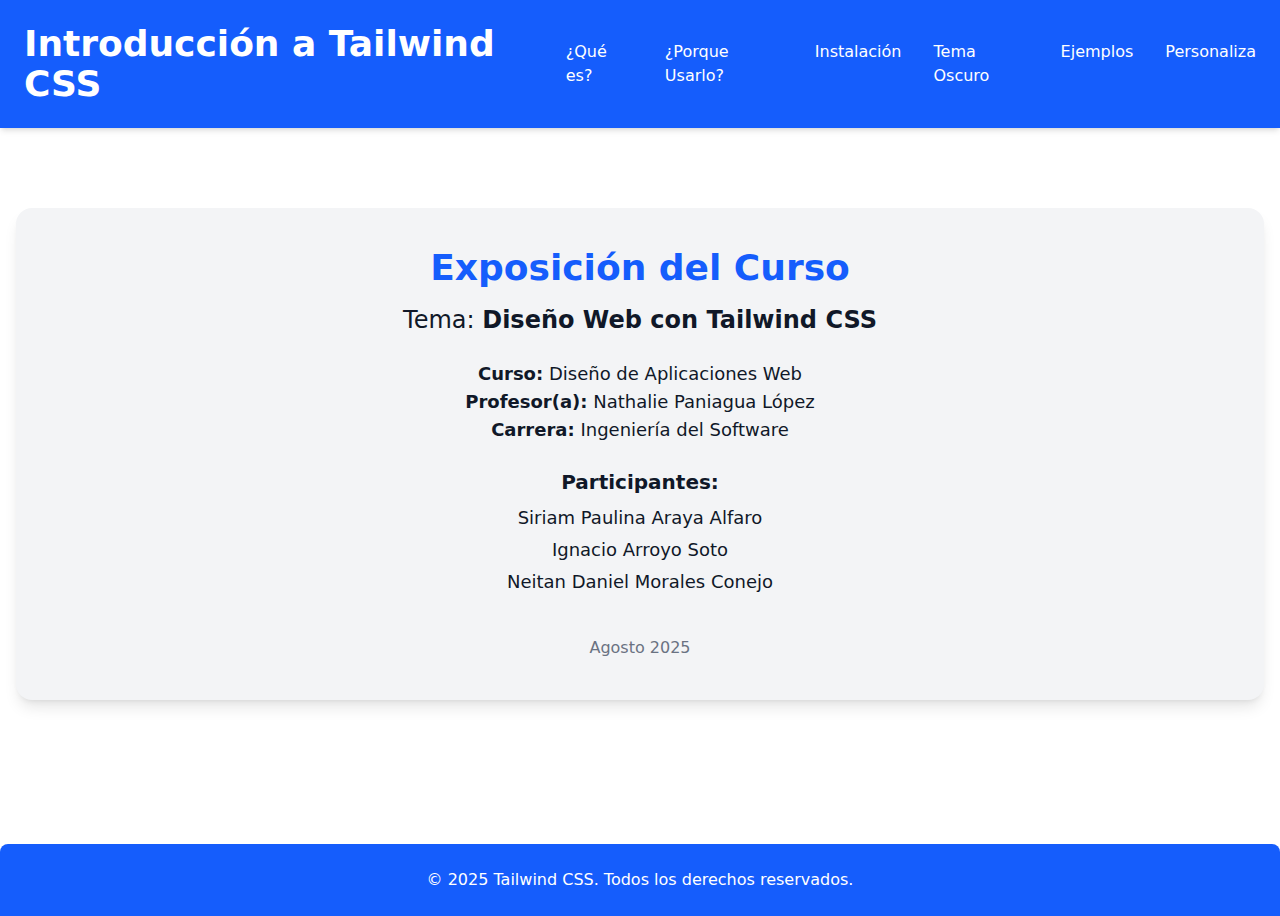
<file: index.html>
<!DOCTYPE html>
<html lang="es" class="">
<head>
    <meta charset="UTF-8" />
    <meta name="viewport" content="width=device-width, initial-scale=1.0" />
    <title>Portada Exposición</title>
    <link href="style.css" rel="stylesheet"/> 
</head>
<body class="bg-g ray-100 dark:bg-gray-900 text-gray-900 dark:text-white ">

  <!-- Header -->
 <header class="bg-blue-600 text-white py-6 shadow-md">
    <div class="max-w-7xl mx-auto px-6 flex items-center justify-between ">
      <a href="index.html" class="hover:scale-105 transition-transform"><h1 class="text-4xl font-extrabold">Introducción a Tailwind CSS</h1></a>
      <nav>
        <ul class="flex gap-8">
          <li><a href="queEs.html" class="hover:text-blue-300 transition-colors">¿Qué es?</a></li>
          <li><a href="porqueUsar.html" class="hover:text-blue-300 transition-colors">¿Porque Usarlo?</a></li>
          <li><a href="instalacion.html" class="hover:text-blue-300 transition-colors">Instalación</a></li>
          <li><a href="tema-oscuro.html" class="hover:text-blue-300 transition-colors">Tema Oscuro</a></li>
          <li><a href="ejemplos.html" class="hover:text-blue-300 transition-colors">Ejemplos</a></li>
          <li><a href="formulario.html" class="hover:text-blue-300 transition-colors">Personaliza</a></li>
        </ul>
      </nav>
    </div>
  </header>

  <div class="container mx-auto py-20 px-4"> 
    <div class="bg-gray-100 dark:bg-gray-800 p-10 rounded-2xl shadow-lg text-center">
      <h1 class="text-4xl font-bold text-blue-600 dark:text-blue-400">Exposición del Curso</h1>
      <h2 class="text-2xl mt-4">Tema: <strong>Diseño Web con Tailwind CSS</strong></h2>

      <p class="mt-6 text-lg"><strong>Curso:</strong> Diseño de Aplicaciones Web</p>
      <p class="text-lg"><strong>Profesor(a):</strong> Nathalie Paniagua López</p>
      <p class="text-lg"><strong>Carrera:</strong> Ingeniería del Software</p>

      <div class="mt-6">
        <h4 class="text-xl font-semibold">Participantes:</h4>
        <ul class="mt-2 space-y-1 text-lg">
          <li>Siriam Paulina Araya Alfaro</li>
          <li>Ignacio Arroyo Soto</li>
          <li>Neitan Daniel Morales Conejo</li>
        </ul>
      </div>

      <p class="mt-10 text-gray-500 dark:text-gray-400">Agosto 2025</p>
    </div>
  </div>


  <!-- Footer -->
  <footer class="bg-blue-600 text-white py-6 mt-16 rounded-t-lg">
    <div class="max-w-7xl mx-auto text-center">
      <p>&copy; 2025 Tailwind CSS. Todos los derechos reservados.</p>
    </div>
  </footer>
</body>
</html>
</file>
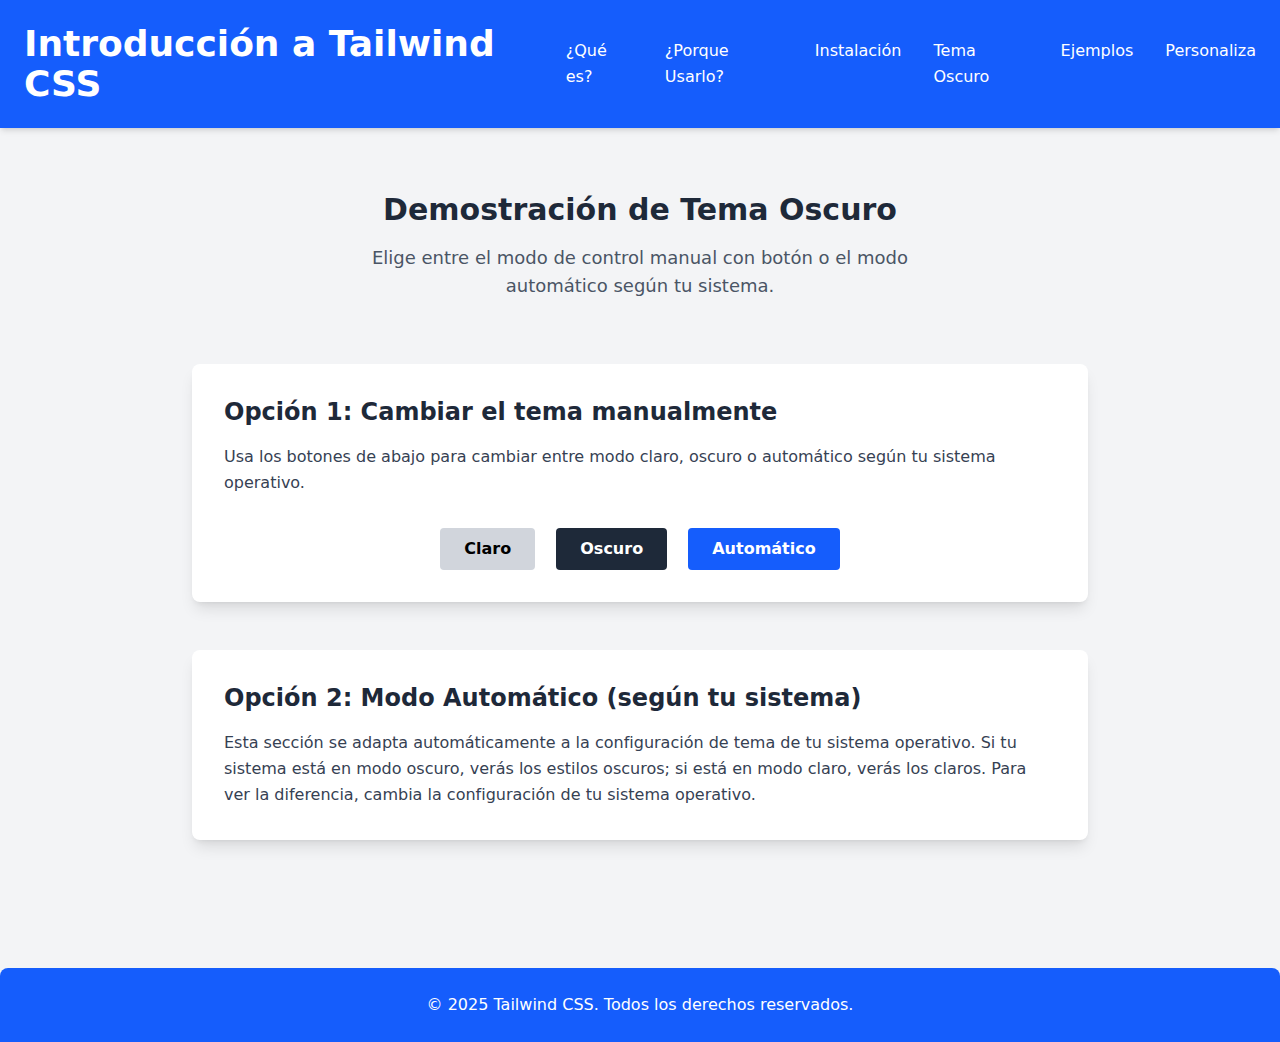
<file: tema-oscuro.html>
<!DOCTYPE html>
<html lang="es" class="">
<head>
    <meta charset="UTF-8" />
    <meta name="viewport" content="width=device-width, initial-scale=1.0" />
    <title>Modo Oscuro con Tailwind CSS</title>
    <link rel="stylesheet" href="style.css"/>

    <script>
        document.documentElement.classList.toggle(
            "dark",
            localStorage.theme === "dark" ||
            (!("theme" in localStorage) && window.matchMedia("(prefers-color-scheme: dark)").matches),
        );
    </script>
</head>

<body class="bg-gray-100 text-gray-900 font-sans leading-relaxed transition-colors duration-300 dark:bg-gray-900 dark:text-white">
    <header class="bg-blue-600 text-white py-6 shadow-md">
        <div class="max-w-7xl mx-auto px-6 flex items-center justify-between ">
            <a href="index.html" class="hover:scale-105 transition-transform"><h1 class="text-4xl font-extrabold">Introducción a Tailwind CSS</h1></a>
            <nav>
                <ul class="flex gap-8">
                    <li><a href="queEs.html" class="hover:text-blue-300 transition-colors">¿Qué es?</a></li>
                    <li><a href="porqueUsar.html" class="hover:text-blue-300 transition-colors">¿Porque Usarlo?</a></li>
                    <li><a href="instalacion.html" class="hover:text-blue-300 transition-colors">Instalación</a></li>
                    <li><a href="tema-oscuro.html" class="hover:text-blue-300 transition-colors">Tema Oscuro</a></li>
                    <li><a href="ejemplos.html" class="hover:text-blue-300 transition-colors">Ejemplos</a></li>
                    <li><a href="formulario.html" class="hover:text-blue-300 transition-colors">Personaliza</a></li>
                </ul>
            </nav>
        </div>
    </header>

    <main class="py-16 px-6 md:px-12 max-w-7xl mx-auto">
        <div class="text-center mb-16">
            <h2 class="text-3xl font-semibold text-gray-800 dark:text-white mb-4">Demostración de Tema Oscuro</h2>
            <p class="text-lg text-gray-600 dark:text-gray-300 mb-6 max-w-xl mx-auto">
                Elige entre el modo de control manual con botón o el modo automático según tu sistema.
            </p>
        </div>

<section id="manual-mode" class="max-w-4xl mx-auto space-y-8 p-8 bg-white dark:bg-gray-800 rounded-lg shadow-lg mb-12">
  <h3 class="text-2xl font-semibold text-gray-800 dark:text-white mb-4">Opción 1: Cambiar el tema manualmente</h3>
  <p class="text-gray-700 dark:text-gray-300 leading-relaxed">
    Usa los botones de abajo para cambiar entre modo claro, oscuro o automático según tu sistema operativo.
  </p>
  <div class="text-center space-x-4">
    <button id="light-btn" class="bg-gray-300 text-black px-6 py-2 rounded hover:bg-gray-400 font-semibold transition">Claro</button>
    <button id="dark-btn" class="bg-gray-800 text-white px-6 py-2 rounded hover:bg-gray-700 font-semibold transition">Oscuro</button>
    <button id="system-btn" class="bg-blue-600 text-white px-6 py-2 rounded hover:bg-blue-700 font-semibold transition">Automático</button>
  </div>
</section>


        <section id="automatic-mode" class="max-w-4xl mx-auto space-y-8 p-8 bg-white dark:bg-gray-800 rounded-lg shadow-lg">
            <h3 class="text-2xl font-semibold text-gray-800 dark:text-white mb-4">Opción 2: Modo Automático (según tu sistema)</h3>
            <p class="text-gray-700 dark:text-gray-300 leading-relaxed">
                Esta sección se adapta automáticamente a la configuración de tema de tu sistema operativo. Si tu sistema está en modo oscuro, verás los estilos oscuros; si está en modo claro, verás los claros. Para ver la diferencia, cambia la configuración de tu sistema operativo.
            </p>
        </section>
    </main>

    <footer class="bg-blue-600 text-white py-6 mt-16 rounded-t-lg">
        <div class="max-w-7xl mx-auto text-center">
            <p>&copy; 2025 Tailwind CSS. Todos los derechos reservados.</p>
        </div>
    </footer>

<!-- <script>
  // Aplicar el tema apenas cargue la página, antes de que se vea
  (function () {
    const theme = localStorage.theme;
    if (theme === "dark") {
      document.documentElement.classList.add("dark");
    } else if (theme === "light") {
      document.documentElement.classList.remove("dark");
    } else if (window.matchMedia("(prefers-color-scheme: dark)").matches) {
      document.documentElement.classList.add("dark");
    }
  })();
</script> -->

<script>
  document.addEventListener('DOMContentLoaded', () => {
    const lightBtn = document.getElementById('light-btn');
    const darkBtn = document.getElementById('dark-btn');
    const systemBtn = document.getElementById('system-btn');

    function updateTheme(mode) {  
      switch (mode) {
        case 'light':
          document.documentElement.classList.remove('dark');
          localStorage.theme = 'light';
          break;
        case 'dark':
          document.documentElement.classList.add('dark');
          localStorage.theme = 'dark';
          break;
        case 'system':
          localStorage.removeItem('theme');
          if (window.matchMedia('(prefers-color-scheme: dark)').matches) {
            document.documentElement.classList.add('dark');
          } else {
            document.documentElement.classList.remove('dark');
          }
          break;
      }
    }

    lightBtn.addEventListener('click', () => updateTheme('light'));
    darkBtn.addEventListener('click', () => updateTheme('dark'));
    systemBtn.addEventListener('click', () => updateTheme('system'));
  });
</script>

</body>
</html>
</file>
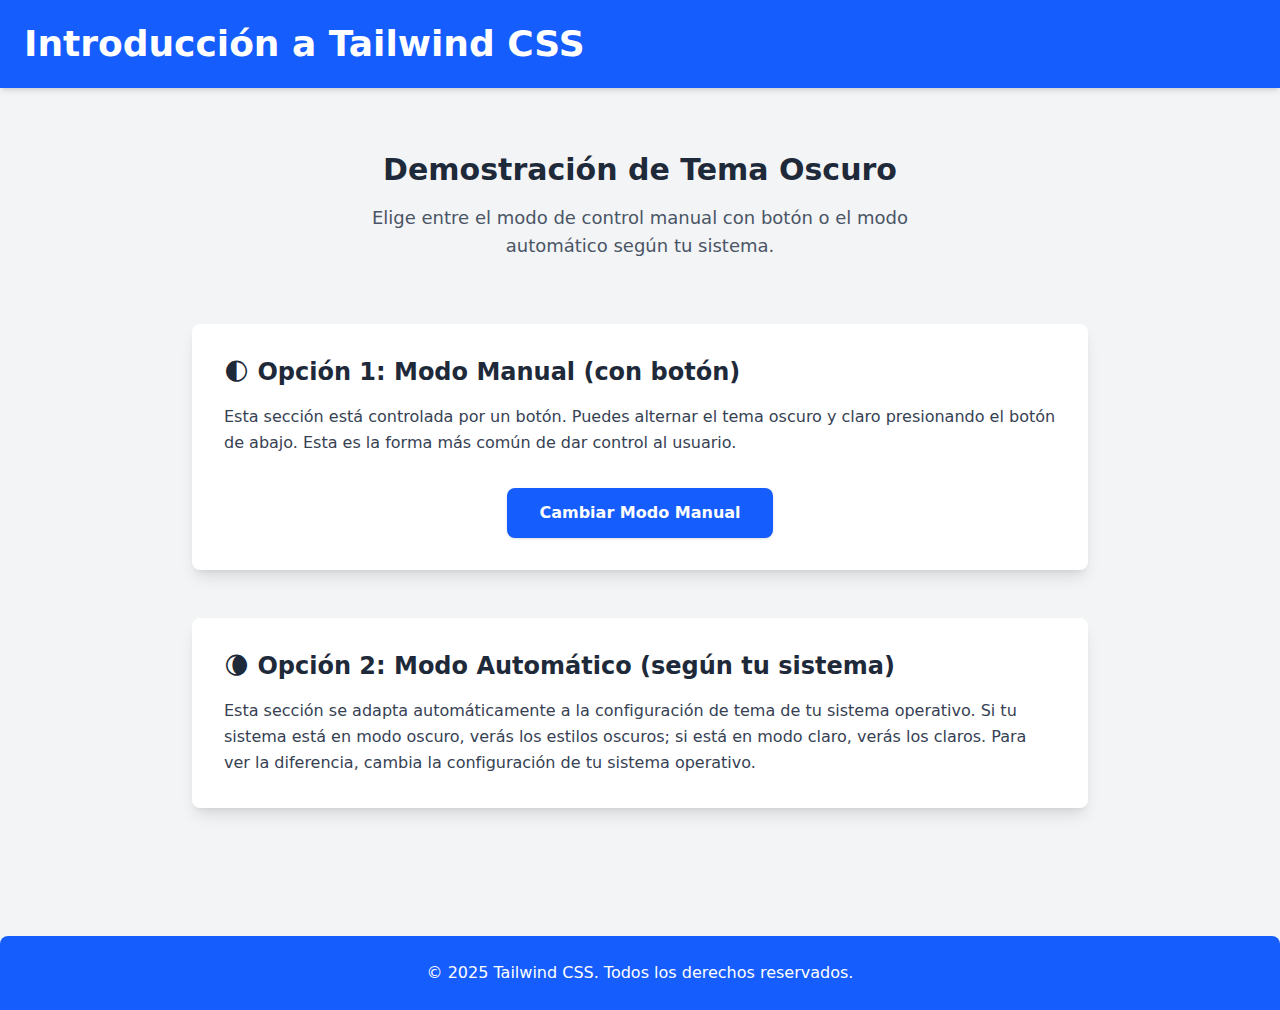
<file: temas.html>
<!DOCTYPE html>
<html lang="es">
<head>
    <meta charset="UTF-8" />
    <meta name="viewport" content="width=device-width, initial-scale=1.0" />
    <title>Demostración de Modo Oscuro con Tailwind CSS</title>
    <link rel="stylesheet" href="style.css"/>
</head>

<body class="bg-gray-100 text-gray-900 font-sans leading-relaxed transition-colors duration-300 dark:bg-gray-900 dark:text-white">

    <header class="bg-blue-600 text-white py-6 shadow-md">
        <div class="max-w-7xl mx-auto px-6 flex items-center justify-between ">
            <a href="#" class="hover:scale-105 transition-transform"><h1 class="text-4xl font-extrabold">Introducción a Tailwind CSS</h1></a>
        </div>
    </header>

    <main class="py-16 px-6 md:px-12 max-w-7xl mx-auto">
        <div class="text-center mb-16">
            <h2 class="text-3xl font-semibold text-gray-800 dark:text-white mb-4">Demostración de Tema Oscuro</h2>
            <p class="text-lg text-gray-600 dark:text-gray-300 mb-6 max-w-xl mx-auto">
                Elige entre el modo de control manual con botón o el modo automático según tu sistema.
            </p>
        </div>

        <section id="manual-mode" class="max-w-4xl mx-auto space-y-8 p-8 bg-white dark:bg-gray-800 rounded-lg shadow-lg mb-12">
            <h3 class="text-2xl font-semibold text-gray-800 dark:text-white mb-4">🌓 Opción 1: Modo Manual (con botón)</h3>
            <p class="text-gray-700 dark:text-gray-300 leading-relaxed">
                Esta sección está controlada por un botón. Puedes alternar el tema oscuro y claro presionando el botón de abajo. Esta es la forma más común de dar control al usuario.
            </p>
            <div class="text-center">
                <button
                    onclick="document.documentElement.classList.toggle('dark')"
                    class="bg-blue-600 dark:bg-blue-700 text-white px-8 py-3 rounded-lg hover:bg-blue-700 dark:hover:bg-blue-800 transition duration-300 font-semibold shadow"
                    aria-label="Cambiar modo oscuro"
                >
                    Cambiar Modo Manual
                </button>
            </div>
        </section>

        <section id="automatic-mode" class="max-w-4xl mx-auto space-y-8 p-8 bg-white dark:bg-gray-800 rounded-lg shadow-lg">
            <h3 class="text-2xl font-semibold text-gray-800 dark:text-white mb-4">🌘 Opción 2: Modo Automático (según tu sistema)</h3>
            <p class="text-gray-700 dark:text-gray-300 leading-relaxed">
                Esta sección se adapta automáticamente a la configuración de tema de tu sistema operativo. Si tu sistema está en modo oscuro, verás los estilos oscuros; si está en modo claro, verás los claros. Para ver la diferencia, cambia la configuración de tu sistema operativo.
            </p>
        </section>
    </main>

    <footer class="bg-blue-600 text-white py-6 mt-16 rounded-t-lg">
        <div class="max-w-7xl mx-auto text-center">
            <p>&copy; 2025 Tailwind CSS. Todos los derechos reservados.</p>
        </div>
    </footer>
</body>
</html>
</file>
<file: style.css>
/*! tailwindcss v4.1.11 | MIT License | https://tailwindcss.com */
@layer properties;
@layer theme, base, components, utilities;
@layer theme {
  :root, :host {
    --font-sans: ui-sans-serif, system-ui, sans-serif, "Apple Color Emoji",
      "Segoe UI Emoji", "Segoe UI Symbol", "Noto Color Emoji";
    --font-mono: ui-monospace, SFMono-Regular, Menlo, Monaco, Consolas, "Liberation Mono",
      "Courier New", monospace;
    --color-red-500: oklch(63.7% 0.237 25.331);
    --color-yellow-50: oklch(98.7% 0.026 102.212);
    --color-yellow-200: oklch(94.5% 0.129 101.54);
    --color-yellow-300: oklch(90.5% 0.182 98.111);
    --color-yellow-400: oklch(85.2% 0.199 91.936);
    --color-yellow-600: oklch(68.1% 0.162 75.834);
    --color-yellow-700: oklch(55.4% 0.135 66.442);
    --color-green-400: oklch(79.2% 0.209 151.711);
    --color-green-500: oklch(72.3% 0.219 149.579);
    --color-green-600: oklch(62.7% 0.194 149.214);
    --color-green-700: oklch(52.7% 0.154 150.069);
    --color-blue-300: oklch(80.9% 0.105 251.813);
    --color-blue-400: oklch(70.7% 0.165 254.624);
    --color-blue-500: oklch(62.3% 0.214 259.815);
    --color-blue-600: oklch(54.6% 0.245 262.881);
    --color-blue-700: oklch(48.8% 0.243 264.376);
    --color-blue-800: oklch(42.4% 0.199 265.638);
    --color-indigo-300: oklch(78.5% 0.115 274.713);
    --color-indigo-400: oklch(67.3% 0.182 276.935);
    --color-indigo-600: oklch(51.1% 0.262 276.966);
    --color-purple-300: oklch(82.7% 0.119 306.383);
    --color-purple-600: oklch(55.8% 0.288 302.321);
    --color-purple-700: oklch(49.6% 0.265 301.924);
    --color-gray-50: oklch(98.5% 0.002 247.839);
    --color-gray-100: oklch(96.7% 0.003 264.542);
    --color-gray-200: oklch(92.8% 0.006 264.531);
    --color-gray-300: oklch(87.2% 0.01 258.338);
    --color-gray-400: oklch(70.7% 0.022 261.325);
    --color-gray-500: oklch(55.1% 0.027 264.364);
    --color-gray-600: oklch(44.6% 0.03 256.802);
    --color-gray-700: oklch(37.3% 0.034 259.733);
    --color-gray-800: oklch(27.8% 0.033 256.848);
    --color-gray-900: oklch(21% 0.034 264.665);
    --color-black: #000;
    --color-white: #fff;
    --spacing: 0.25rem;
    --container-md: 28rem;
    --container-xl: 36rem;
    --container-3xl: 48rem;
    --container-4xl: 56rem;
    --container-5xl: 64rem;
    --container-6xl: 72rem;
    --container-7xl: 80rem;
    --text-sm: 0.875rem;
    --text-sm--line-height: calc(1.25 / 0.875);
    --text-lg: 1.125rem;
    --text-lg--line-height: calc(1.75 / 1.125);
    --text-xl: 1.25rem;
    --text-xl--line-height: calc(1.75 / 1.25);
    --text-2xl: 1.5rem;
    --text-2xl--line-height: calc(2 / 1.5);
    --text-3xl: 1.875rem;
    --text-3xl--line-height: calc(2.25 / 1.875);
    --text-4xl: 2.25rem;
    --text-4xl--line-height: calc(2.5 / 2.25);
    --font-weight-medium: 500;
    --font-weight-semibold: 600;
    --font-weight-bold: 700;
    --font-weight-extrabold: 800;
    --tracking-wide: 0.025em;
    --leading-relaxed: 1.625;
    --radius-md: 0.375rem;
    --radius-lg: 0.5rem;
    --radius-xl: 0.75rem;
    --radius-2xl: 1rem;
    --default-transition-duration: 150ms;
    --default-transition-timing-function: cubic-bezier(0.4, 0, 0.2, 1);
    --default-font-family: var(--font-sans);
    --default-mono-font-family: var(--font-mono);
  }
}
@layer base {
  *, ::after, ::before, ::backdrop, ::file-selector-button {
    box-sizing: border-box;
    margin: 0;
    padding: 0;
    border: 0 solid;
  }
  html, :host {
    line-height: 1.5;
    -webkit-text-size-adjust: 100%;
    tab-size: 4;
    font-family: var(--default-font-family, ui-sans-serif, system-ui, sans-serif, "Apple Color Emoji", "Segoe UI Emoji", "Segoe UI Symbol", "Noto Color Emoji");
    font-feature-settings: var(--default-font-feature-settings, normal);
    font-variation-settings: var(--default-font-variation-settings, normal);
    -webkit-tap-highlight-color: transparent;
  }
  hr {
    height: 0;
    color: inherit;
    border-top-width: 1px;
  }
  abbr:where([title]) {
    -webkit-text-decoration: underline dotted;
    text-decoration: underline dotted;
  }
  h1, h2, h3, h4, h5, h6 {
    font-size: inherit;
    font-weight: inherit;
  }
  a {
    color: inherit;
    -webkit-text-decoration: inherit;
    text-decoration: inherit;
  }
  b, strong {
    font-weight: bolder;
  }
  code, kbd, samp, pre {
    font-family: var(--default-mono-font-family, ui-monospace, SFMono-Regular, Menlo, Monaco, Consolas, "Liberation Mono", "Courier New", monospace);
    font-feature-settings: var(--default-mono-font-feature-settings, normal);
    font-variation-settings: var(--default-mono-font-variation-settings, normal);
    font-size: 1em;
  }
  small {
    font-size: 80%;
  }
  sub, sup {
    font-size: 75%;
    line-height: 0;
    position: relative;
    vertical-align: baseline;
  }
  sub {
    bottom: -0.25em;
  }
  sup {
    top: -0.5em;
  }
  table {
    text-indent: 0;
    border-color: inherit;
    border-collapse: collapse;
  }
  :-moz-focusring {
    outline: auto;
  }
  progress {
    vertical-align: baseline;
  }
  summary {
    display: list-item;
  }
  ol, ul, menu {
    list-style: none;
  }
  img, svg, video, canvas, audio, iframe, embed, object {
    display: block;
    vertical-align: middle;
  }
  img, video {
    max-width: 100%;
    height: auto;
  }
  button, input, select, optgroup, textarea, ::file-selector-button {
    font: inherit;
    font-feature-settings: inherit;
    font-variation-settings: inherit;
    letter-spacing: inherit;
    color: inherit;
    border-radius: 0;
    background-color: transparent;
    opacity: 1;
  }
  :where(select:is([multiple], [size])) optgroup {
    font-weight: bolder;
  }
  :where(select:is([multiple], [size])) optgroup option {
    padding-inline-start: 20px;
  }
  ::file-selector-button {
    margin-inline-end: 4px;
  }
  ::placeholder {
    opacity: 1;
  }
  @supports (not (-webkit-appearance: -apple-pay-button))  or (contain-intrinsic-size: 1px) {
    ::placeholder {
      color: currentcolor;
      @supports (color: color-mix(in lab, red, red)) {
        color: color-mix(in oklab, currentcolor 50%, transparent);
      }
    }
  }
  textarea {
    resize: vertical;
  }
  ::-webkit-search-decoration {
    -webkit-appearance: none;
  }
  ::-webkit-date-and-time-value {
    min-height: 1lh;
    text-align: inherit;
  }
  ::-webkit-datetime-edit {
    display: inline-flex;
  }
  ::-webkit-datetime-edit-fields-wrapper {
    padding: 0;
  }
  ::-webkit-datetime-edit, ::-webkit-datetime-edit-year-field, ::-webkit-datetime-edit-month-field, ::-webkit-datetime-edit-day-field, ::-webkit-datetime-edit-hour-field, ::-webkit-datetime-edit-minute-field, ::-webkit-datetime-edit-second-field, ::-webkit-datetime-edit-millisecond-field, ::-webkit-datetime-edit-meridiem-field {
    padding-block: 0;
  }
  :-moz-ui-invalid {
    box-shadow: none;
  }
  button, input:where([type="button"], [type="reset"], [type="submit"]), ::file-selector-button {
    appearance: button;
  }
  ::-webkit-inner-spin-button, ::-webkit-outer-spin-button {
    height: auto;
  }
  [hidden]:where(:not([hidden="until-found"])) {
    display: none !important;
  }
}
@layer utilities {
  .container {
    width: 100%;
    @media (width >= 40rem) {
      max-width: 40rem;
    }
    @media (width >= 48rem) {
      max-width: 48rem;
    }
    @media (width >= 64rem) {
      max-width: 64rem;
    }
    @media (width >= 80rem) {
      max-width: 80rem;
    }
    @media (width >= 96rem) {
      max-width: 96rem;
    }
  }
  .mx-auto {
    margin-inline: auto;
  }
  .my-20 {
    margin-block: calc(var(--spacing) * 20);
  }
  .mt-2 {
    margin-top: calc(var(--spacing) * 2);
  }
  .mt-4 {
    margin-top: calc(var(--spacing) * 4);
  }
  .mt-6 {
    margin-top: calc(var(--spacing) * 6);
  }
  .mt-10 {
    margin-top: calc(var(--spacing) * 10);
  }
  .mt-16 {
    margin-top: calc(var(--spacing) * 16);
  }
  .mb-2 {
    margin-bottom: calc(var(--spacing) * 2);
  }
  .mb-3 {
    margin-bottom: calc(var(--spacing) * 3);
  }
  .mb-4 {
    margin-bottom: calc(var(--spacing) * 4);
  }
  .mb-5 {
    margin-bottom: calc(var(--spacing) * 5);
  }
  .mb-6 {
    margin-bottom: calc(var(--spacing) * 6);
  }
  .mb-8 {
    margin-bottom: calc(var(--spacing) * 8);
  }
  .mb-10 {
    margin-bottom: calc(var(--spacing) * 10);
  }
  .mb-12 {
    margin-bottom: calc(var(--spacing) * 12);
  }
  .mb-16 {
    margin-bottom: calc(var(--spacing) * 16);
  }
  .block {
    display: block;
  }
  .flex {
    display: flex;
  }
  .grid {
    display: grid;
  }
  .inline-flex {
    display: inline-flex;
  }
  .h-20 {
    height: calc(var(--spacing) * 20);
  }
  .h-128 {
    height: calc(var(--spacing) * 128);
  }
  .h-full {
    height: 100%;
  }
  .w-20 {
    width: calc(var(--spacing) * 20);
  }
  .w-40 {
    width: calc(var(--spacing) * 40);
  }
  .w-full {
    width: 100%;
  }
  .max-w-3xl {
    max-width: var(--container-3xl);
  }
  .max-w-4xl {
    max-width: var(--container-4xl);
  }
  .max-w-5xl {
    max-width: var(--container-5xl);
  }
  .max-w-6xl {
    max-width: var(--container-6xl);
  }
  .max-w-7xl {
    max-width: var(--container-7xl);
  }
  .max-w-md {
    max-width: var(--container-md);
  }
  .max-w-prose {
    max-width: 65ch;
  }
  .max-w-xl {
    max-width: var(--container-xl);
  }
  .cursor-pointer {
    cursor: pointer;
  }
  .resize-none {
    resize: none;
  }
  .list-inside {
    list-style-position: inside;
  }
  .list-decimal {
    list-style-type: decimal;
  }
  .list-disc {
    list-style-type: disc;
  }
  .grid-cols-1 {
    grid-template-columns: repeat(1, minmax(0, 1fr));
  }
  .grid-cols-2 {
    grid-template-columns: repeat(2, minmax(0, 1fr));
  }
  .flex-col {
    flex-direction: column;
  }
  .flex-wrap {
    flex-wrap: wrap;
  }
  .items-center {
    align-items: center;
  }
  .justify-between {
    justify-content: space-between;
  }
  .justify-center {
    justify-content: center;
  }
  .gap-2 {
    gap: calc(var(--spacing) * 2);
  }
  .gap-4 {
    gap: calc(var(--spacing) * 4);
  }
  .gap-6 {
    gap: calc(var(--spacing) * 6);
  }
  .gap-8 {
    gap: calc(var(--spacing) * 8);
  }
  .space-y-1 {
    :where(& > :not(:last-child)) {
      --tw-space-y-reverse: 0;
      margin-block-start: calc(calc(var(--spacing) * 1) * var(--tw-space-y-reverse));
      margin-block-end: calc(calc(var(--spacing) * 1) * calc(1 - var(--tw-space-y-reverse)));
    }
  }
  .space-y-2 {
    :where(& > :not(:last-child)) {
      --tw-space-y-reverse: 0;
      margin-block-start: calc(calc(var(--spacing) * 2) * var(--tw-space-y-reverse));
      margin-block-end: calc(calc(var(--spacing) * 2) * calc(1 - var(--tw-space-y-reverse)));
    }
  }
  .space-y-3 {
    :where(& > :not(:last-child)) {
      --tw-space-y-reverse: 0;
      margin-block-start: calc(calc(var(--spacing) * 3) * var(--tw-space-y-reverse));
      margin-block-end: calc(calc(var(--spacing) * 3) * calc(1 - var(--tw-space-y-reverse)));
    }
  }
  .space-y-4 {
    :where(& > :not(:last-child)) {
      --tw-space-y-reverse: 0;
      margin-block-start: calc(calc(var(--spacing) * 4) * var(--tw-space-y-reverse));
      margin-block-end: calc(calc(var(--spacing) * 4) * calc(1 - var(--tw-space-y-reverse)));
    }
  }
  .space-y-6 {
    :where(& > :not(:last-child)) {
      --tw-space-y-reverse: 0;
      margin-block-start: calc(calc(var(--spacing) * 6) * var(--tw-space-y-reverse));
      margin-block-end: calc(calc(var(--spacing) * 6) * calc(1 - var(--tw-space-y-reverse)));
    }
  }
  .space-y-8 {
    :where(& > :not(:last-child)) {
      --tw-space-y-reverse: 0;
      margin-block-start: calc(calc(var(--spacing) * 8) * var(--tw-space-y-reverse));
      margin-block-end: calc(calc(var(--spacing) * 8) * calc(1 - var(--tw-space-y-reverse)));
    }
  }
  .space-y-16 {
    :where(& > :not(:last-child)) {
      --tw-space-y-reverse: 0;
      margin-block-start: calc(calc(var(--spacing) * 16) * var(--tw-space-y-reverse));
      margin-block-end: calc(calc(var(--spacing) * 16) * calc(1 - var(--tw-space-y-reverse)));
    }
  }
  .space-y-20 {
    :where(& > :not(:last-child)) {
      --tw-space-y-reverse: 0;
      margin-block-start: calc(calc(var(--spacing) * 20) * var(--tw-space-y-reverse));
      margin-block-end: calc(calc(var(--spacing) * 20) * calc(1 - var(--tw-space-y-reverse)));
    }
  }
  .space-x-4 {
    :where(& > :not(:last-child)) {
      --tw-space-x-reverse: 0;
      margin-inline-start: calc(calc(var(--spacing) * 4) * var(--tw-space-x-reverse));
      margin-inline-end: calc(calc(var(--spacing) * 4) * calc(1 - var(--tw-space-x-reverse)));
    }
  }
  .overflow-auto {
    overflow: auto;
  }
  .overflow-x-auto {
    overflow-x: auto;
  }
  .rounded {
    border-radius: 0.25rem;
  }
  .rounded-2xl {
    border-radius: var(--radius-2xl);
  }
  .rounded-lg {
    border-radius: var(--radius-lg);
  }
  .rounded-md {
    border-radius: var(--radius-md);
  }
  .rounded-xl {
    border-radius: var(--radius-xl);
  }
  .rounded-t-lg {
    border-top-left-radius: var(--radius-lg);
    border-top-right-radius: var(--radius-lg);
  }
  .border {
    border-style: var(--tw-border-style);
    border-width: 1px;
  }
  .border-gray-300 {
    border-color: var(--color-gray-300);
  }
  .bg-blue-500 {
    background-color: var(--color-blue-500);
  }
  .bg-blue-600 {
    background-color: var(--color-blue-600);
  }
  .bg-blue-700 {
    background-color: var(--color-blue-700);
  }
  .bg-gray-50 {
    background-color: var(--color-gray-50);
  }
  .bg-gray-100 {
    background-color: var(--color-gray-100);
  }
  .bg-gray-200 {
    background-color: var(--color-gray-200);
  }
  .bg-gray-300 {
    background-color: var(--color-gray-300);
  }
  .bg-gray-800 {
    background-color: var(--color-gray-800);
  }
  .bg-gray-900 {
    background-color: var(--color-gray-900);
  }
  .bg-green-500 {
    background-color: var(--color-green-500);
  }
  .bg-green-600 {
    background-color: var(--color-green-600);
  }
  .bg-indigo-400 {
    background-color: var(--color-indigo-400);
  }
  .bg-indigo-600 {
    background-color: var(--color-indigo-600);
  }
  .bg-purple-600 {
    background-color: var(--color-purple-600);
  }
  .bg-red-500 {
    background-color: var(--color-red-500);
  }
  .bg-white {
    background-color: var(--color-white);
  }
  .bg-yellow-50 {
    background-color: var(--color-yellow-50);
  }
  .bg-yellow-300 {
    background-color: var(--color-yellow-300);
  }
  .bg-yellow-600 {
    background-color: var(--color-yellow-600);
  }
  .p-3 {
    padding: calc(var(--spacing) * 3);
  }
  .p-4 {
    padding: calc(var(--spacing) * 4);
  }
  .p-5 {
    padding: calc(var(--spacing) * 5);
  }
  .p-6 {
    padding: calc(var(--spacing) * 6);
  }
  .p-8 {
    padding: calc(var(--spacing) * 8);
  }
  .p-10 {
    padding: calc(var(--spacing) * 10);
  }
  .px-1 {
    padding-inline: calc(var(--spacing) * 1);
  }
  .px-2 {
    padding-inline: calc(var(--spacing) * 2);
  }
  .px-4 {
    padding-inline: calc(var(--spacing) * 4);
  }
  .px-6 {
    padding-inline: calc(var(--spacing) * 6);
  }
  .px-8 {
    padding-inline: calc(var(--spacing) * 8);
  }
  .py-2 {
    padding-block: calc(var(--spacing) * 2);
  }
  .py-3 {
    padding-block: calc(var(--spacing) * 3);
  }
  .py-6 {
    padding-block: calc(var(--spacing) * 6);
  }
  .py-12 {
    padding-block: calc(var(--spacing) * 12);
  }
  .py-16 {
    padding-block: calc(var(--spacing) * 16);
  }
  .py-20 {
    padding-block: calc(var(--spacing) * 20);
  }
  .pl-6 {
    padding-left: calc(var(--spacing) * 6);
  }
  .text-center {
    text-align: center;
  }
  .text-left {
    text-align: left;
  }
  .font-mono {
    font-family: var(--font-mono);
  }
  .font-sans {
    font-family: var(--font-sans);
  }
  .text-2xl {
    font-size: var(--text-2xl);
    line-height: var(--tw-leading, var(--text-2xl--line-height));
  }
  .text-3xl {
    font-size: var(--text-3xl);
    line-height: var(--tw-leading, var(--text-3xl--line-height));
  }
  .text-4xl {
    font-size: var(--text-4xl);
    line-height: var(--tw-leading, var(--text-4xl--line-height));
  }
  .text-lg {
    font-size: var(--text-lg);
    line-height: var(--tw-leading, var(--text-lg--line-height));
  }
  .text-sm {
    font-size: var(--text-sm);
    line-height: var(--tw-leading, var(--text-sm--line-height));
  }
  .text-xl {
    font-size: var(--text-xl);
    line-height: var(--tw-leading, var(--text-xl--line-height));
  }
  .leading-relaxed {
    --tw-leading: var(--leading-relaxed);
    line-height: var(--leading-relaxed);
  }
  .font-bold {
    --tw-font-weight: var(--font-weight-bold);
    font-weight: var(--font-weight-bold);
  }
  .font-extrabold {
    --tw-font-weight: var(--font-weight-extrabold);
    font-weight: var(--font-weight-extrabold);
  }
  .font-medium {
    --tw-font-weight: var(--font-weight-medium);
    font-weight: var(--font-weight-medium);
  }
  .font-semibold {
    --tw-font-weight: var(--font-weight-semibold);
    font-weight: var(--font-weight-semibold);
  }
  .tracking-wide {
    --tw-tracking: var(--tracking-wide);
    letter-spacing: var(--tracking-wide);
  }
  .text-black {
    color: var(--color-black);
  }
  .text-blue-300 {
    color: var(--color-blue-300);
  }
  .text-blue-600 {
    color: var(--color-blue-600);
  }
  .text-blue-700 {
    color: var(--color-blue-700);
  }
  .text-gray-100 {
    color: var(--color-gray-100);
  }
  .text-gray-500 {
    color: var(--color-gray-500);
  }
  .text-gray-600 {
    color: var(--color-gray-600);
  }
  .text-gray-700 {
    color: var(--color-gray-700);
  }
  .text-gray-800 {
    color: var(--color-gray-800);
  }
  .text-gray-900 {
    color: var(--color-gray-900);
  }
  .text-green-400 {
    color: var(--color-green-400);
  }
  .text-green-600 {
    color: var(--color-green-600);
  }
  .text-purple-300 {
    color: var(--color-purple-300);
  }
  .text-purple-600 {
    color: var(--color-purple-600);
  }
  .text-white {
    color: var(--color-white);
  }
  .text-yellow-400 {
    color: var(--color-yellow-400);
  }
  .text-yellow-600 {
    color: var(--color-yellow-600);
  }
  .uppercase {
    text-transform: uppercase;
  }
  .shadow {
    --tw-shadow: 0 1px 3px 0 var(--tw-shadow-color, rgb(0 0 0 / 0.1)), 0 1px 2px -1px var(--tw-shadow-color, rgb(0 0 0 / 0.1));
    box-shadow: var(--tw-inset-shadow), var(--tw-inset-ring-shadow), var(--tw-ring-offset-shadow), var(--tw-ring-shadow), var(--tw-shadow);
  }
  .shadow-lg {
    --tw-shadow: 0 10px 15px -3px var(--tw-shadow-color, rgb(0 0 0 / 0.1)), 0 4px 6px -4px var(--tw-shadow-color, rgb(0 0 0 / 0.1));
    box-shadow: var(--tw-inset-shadow), var(--tw-inset-ring-shadow), var(--tw-ring-offset-shadow), var(--tw-ring-shadow), var(--tw-shadow);
  }
  .shadow-md {
    --tw-shadow: 0 4px 6px -1px var(--tw-shadow-color, rgb(0 0 0 / 0.1)), 0 2px 4px -2px var(--tw-shadow-color, rgb(0 0 0 / 0.1));
    box-shadow: var(--tw-inset-shadow), var(--tw-inset-ring-shadow), var(--tw-ring-offset-shadow), var(--tw-ring-shadow), var(--tw-shadow);
  }
  .shadow-sm {
    --tw-shadow: 0 1px 3px 0 var(--tw-shadow-color, rgb(0 0 0 / 0.1)), 0 1px 2px -1px var(--tw-shadow-color, rgb(0 0 0 / 0.1));
    box-shadow: var(--tw-inset-shadow), var(--tw-inset-ring-shadow), var(--tw-ring-offset-shadow), var(--tw-ring-shadow), var(--tw-shadow);
  }
  .transition {
    transition-property: color, background-color, border-color, outline-color, text-decoration-color, fill, stroke, --tw-gradient-from, --tw-gradient-via, --tw-gradient-to, opacity, box-shadow, transform, translate, scale, rotate, filter, -webkit-backdrop-filter, backdrop-filter, display, visibility, content-visibility, overlay, pointer-events;
    transition-timing-function: var(--tw-ease, var(--default-transition-timing-function));
    transition-duration: var(--tw-duration, var(--default-transition-duration));
  }
  .transition-colors {
    transition-property: color, background-color, border-color, outline-color, text-decoration-color, fill, stroke, --tw-gradient-from, --tw-gradient-via, --tw-gradient-to;
    transition-timing-function: var(--tw-ease, var(--default-transition-timing-function));
    transition-duration: var(--tw-duration, var(--default-transition-duration));
  }
  .transition-transform {
    transition-property: transform, translate, scale, rotate;
    transition-timing-function: var(--tw-ease, var(--default-transition-timing-function));
    transition-duration: var(--tw-duration, var(--default-transition-duration));
  }
  .duration-300 {
    --tw-duration: 300ms;
    transition-duration: 300ms;
  }
  .hover\:scale-105 {
    &:hover {
      @media (hover: hover) {
        --tw-scale-x: 105%;
        --tw-scale-y: 105%;
        --tw-scale-z: 105%;
        scale: var(--tw-scale-x) var(--tw-scale-y);
      }
    }
  }
  .hover\:bg-blue-600 {
    &:hover {
      @media (hover: hover) {
        background-color: var(--color-blue-600);
      }
    }
  }
  .hover\:bg-blue-700 {
    &:hover {
      @media (hover: hover) {
        background-color: var(--color-blue-700);
      }
    }
  }
  .hover\:bg-gray-400 {
    &:hover {
      @media (hover: hover) {
        background-color: var(--color-gray-400);
      }
    }
  }
  .hover\:bg-gray-700 {
    &:hover {
      @media (hover: hover) {
        background-color: var(--color-gray-700);
      }
    }
  }
  .hover\:bg-green-700 {
    &:hover {
      @media (hover: hover) {
        background-color: var(--color-green-700);
      }
    }
  }
  .hover\:bg-indigo-300 {
    &:hover {
      @media (hover: hover) {
        background-color: var(--color-indigo-300);
      }
    }
  }
  .hover\:bg-indigo-400 {
    &:hover {
      @media (hover: hover) {
        background-color: var(--color-indigo-400);
      }
    }
  }
  .hover\:bg-purple-700 {
    &:hover {
      @media (hover: hover) {
        background-color: var(--color-purple-700);
      }
    }
  }
  .hover\:bg-yellow-200 {
    &:hover {
      @media (hover: hover) {
        background-color: var(--color-yellow-200);
      }
    }
  }
  .hover\:bg-yellow-300 {
    &:hover {
      @media (hover: hover) {
        background-color: var(--color-yellow-300);
      }
    }
  }
  .hover\:bg-yellow-700 {
    &:hover {
      @media (hover: hover) {
        background-color: var(--color-yellow-700);
      }
    }
  }
  .hover\:text-blue-300 {
    &:hover {
      @media (hover: hover) {
        color: var(--color-blue-300);
      }
    }
  }
  .hover\:text-blue-500 {
    &:hover {
      @media (hover: hover) {
        color: var(--color-blue-500);
      }
    }
  }
  .hover\:text-gray-900 {
    &:hover {
      @media (hover: hover) {
        color: var(--color-gray-900);
      }
    }
  }
  .hover\:text-white {
    &:hover {
      @media (hover: hover) {
        color: var(--color-white);
      }
    }
  }
  .hover\:underline {
    &:hover {
      @media (hover: hover) {
        text-decoration-line: underline;
      }
    }
  }
  .hover\:shadow-lg {
    &:hover {
      @media (hover: hover) {
        --tw-shadow: 0 10px 15px -3px var(--tw-shadow-color, rgb(0 0 0 / 0.1)), 0 4px 6px -4px var(--tw-shadow-color, rgb(0 0 0 / 0.1));
        box-shadow: var(--tw-inset-shadow), var(--tw-inset-ring-shadow), var(--tw-ring-offset-shadow), var(--tw-ring-shadow), var(--tw-shadow);
      }
    }
  }
  .focus\:ring-2 {
    &:focus {
      --tw-ring-shadow: var(--tw-ring-inset,) 0 0 0 calc(2px + var(--tw-ring-offset-width)) var(--tw-ring-color, currentcolor);
      box-shadow: var(--tw-inset-shadow), var(--tw-inset-ring-shadow), var(--tw-ring-offset-shadow), var(--tw-ring-shadow), var(--tw-shadow);
    }
  }
  .focus\:ring-blue-600 {
    &:focus {
      --tw-ring-color: var(--color-blue-600);
    }
  }
  .focus\:outline-none {
    &:focus {
      --tw-outline-style: none;
      outline-style: none;
    }
  }
  .sm\:w-1\/2 {
    @media (width >= 40rem) {
      width: calc(1/2 * 100%);
    }
  }
  .sm\:w-auto {
    @media (width >= 40rem) {
      width: auto;
    }
  }
  .sm\:grid-cols-2 {
    @media (width >= 40rem) {
      grid-template-columns: repeat(2, minmax(0, 1fr));
    }
  }
  .sm\:grid-cols-3 {
    @media (width >= 40rem) {
      grid-template-columns: repeat(3, minmax(0, 1fr));
    }
  }
  .sm\:flex-row {
    @media (width >= 40rem) {
      flex-direction: row;
    }
  }
  .sm\:items-center {
    @media (width >= 40rem) {
      align-items: center;
    }
  }
  .sm\:justify-between {
    @media (width >= 40rem) {
      justify-content: space-between;
    }
  }
  .sm\:gap-0 {
    @media (width >= 40rem) {
      gap: calc(var(--spacing) * 0);
    }
  }
  .sm\:gap-8 {
    @media (width >= 40rem) {
      gap: calc(var(--spacing) * 8);
    }
  }
  .sm\:px-0 {
    @media (width >= 40rem) {
      padding-inline: calc(var(--spacing) * 0);
    }
  }
  .sm\:px-6 {
    @media (width >= 40rem) {
      padding-inline: calc(var(--spacing) * 6);
    }
  }
  .md\:px-12 {
    @media (width >= 48rem) {
      padding-inline: calc(var(--spacing) * 12);
    }
  }
  .lg\:grid-cols-3 {
    @media (width >= 64rem) {
      grid-template-columns: repeat(3, minmax(0, 1fr));
    }
  }
  .lg\:px-8 {
    @media (width >= 64rem) {
      padding-inline: calc(var(--spacing) * 8);
    }
  }
  .dark\:border-gray-600 {
    &:where(.dark, .dark *) {
      border-color: var(--color-gray-600);
    }
  }
  .dark\:bg-blue-700 {
    &:where(.dark, .dark *) {
      background-color: var(--color-blue-700);
    }
  }
  .dark\:bg-gray-700 {
    &:where(.dark, .dark *) {
      background-color: var(--color-gray-700);
    }
  }
  .dark\:bg-gray-800 {
    &:where(.dark, .dark *) {
      background-color: var(--color-gray-800);
    }
  }
  .dark\:bg-gray-900 {
    &:where(.dark, .dark *) {
      background-color: var(--color-gray-900);
    }
  }
  .dark\:text-blue-400 {
    &:where(.dark, .dark *) {
      color: var(--color-blue-400);
    }
  }
  .dark\:text-gray-100 {
    &:where(.dark, .dark *) {
      color: var(--color-gray-100);
    }
  }
  .dark\:text-gray-300 {
    &:where(.dark, .dark *) {
      color: var(--color-gray-300);
    }
  }
  .dark\:text-gray-400 {
    &:where(.dark, .dark *) {
      color: var(--color-gray-400);
    }
  }
  .dark\:text-green-400 {
    &:where(.dark, .dark *) {
      color: var(--color-green-400);
    }
  }
  .dark\:text-white {
    &:where(.dark, .dark *) {
      color: var(--color-white);
    }
  }
  .dark\:hover\:bg-blue-800 {
    &:where(.dark, .dark *) {
      &:hover {
        @media (hover: hover) {
          background-color: var(--color-blue-800);
        }
      }
    }
  }
  .dark\:focus\:ring-blue-400 {
    &:where(.dark, .dark *) {
      &:focus {
        --tw-ring-color: var(--color-blue-400);
      }
    }
  }
}
@property --tw-space-y-reverse {
  syntax: "*";
  inherits: false;
  initial-value: 0;
}
@property --tw-space-x-reverse {
  syntax: "*";
  inherits: false;
  initial-value: 0;
}
@property --tw-border-style {
  syntax: "*";
  inherits: false;
  initial-value: solid;
}
@property --tw-leading {
  syntax: "*";
  inherits: false;
}
@property --tw-font-weight {
  syntax: "*";
  inherits: false;
}
@property --tw-tracking {
  syntax: "*";
  inherits: false;
}
@property --tw-shadow {
  syntax: "*";
  inherits: false;
  initial-value: 0 0 #0000;
}
@property --tw-shadow-color {
  syntax: "*";
  inherits: false;
}
@property --tw-shadow-alpha {
  syntax: "<percentage>";
  inherits: false;
  initial-value: 100%;
}
@property --tw-inset-shadow {
  syntax: "*";
  inherits: false;
  initial-value: 0 0 #0000;
}
@property --tw-inset-shadow-color {
  syntax: "*";
  inherits: false;
}
@property --tw-inset-shadow-alpha {
  syntax: "<percentage>";
  inherits: false;
  initial-value: 100%;
}
@property --tw-ring-color {
  syntax: "*";
  inherits: false;
}
@property --tw-ring-shadow {
  syntax: "*";
  inherits: false;
  initial-value: 0 0 #0000;
}
@property --tw-inset-ring-color {
  syntax: "*";
  inherits: false;
}
@property --tw-inset-ring-shadow {
  syntax: "*";
  inherits: false;
  initial-value: 0 0 #0000;
}
@property --tw-ring-inset {
  syntax: "*";
  inherits: false;
}
@property --tw-ring-offset-width {
  syntax: "<length>";
  inherits: false;
  initial-value: 0px;
}
@property --tw-ring-offset-color {
  syntax: "*";
  inherits: false;
  initial-value: #fff;
}
@property --tw-ring-offset-shadow {
  syntax: "*";
  inherits: false;
  initial-value: 0 0 #0000;
}
@property --tw-duration {
  syntax: "*";
  inherits: false;
}
@property --tw-scale-x {
  syntax: "*";
  inherits: false;
  initial-value: 1;
}
@property --tw-scale-y {
  syntax: "*";
  inherits: false;
  initial-value: 1;
}
@property --tw-scale-z {
  syntax: "*";
  inherits: false;
  initial-value: 1;
}
@layer properties {
  @supports ((-webkit-hyphens: none) and (not (margin-trim: inline))) or ((-moz-orient: inline) and (not (color:rgb(from red r g b)))) {
    *, ::before, ::after, ::backdrop {
      --tw-space-y-reverse: 0;
      --tw-space-x-reverse: 0;
      --tw-border-style: solid;
      --tw-leading: initial;
      --tw-font-weight: initial;
      --tw-tracking: initial;
      --tw-shadow: 0 0 #0000;
      --tw-shadow-color: initial;
      --tw-shadow-alpha: 100%;
      --tw-inset-shadow: 0 0 #0000;
      --tw-inset-shadow-color: initial;
      --tw-inset-shadow-alpha: 100%;
      --tw-ring-color: initial;
      --tw-ring-shadow: 0 0 #0000;
      --tw-inset-ring-color: initial;
      --tw-inset-ring-shadow: 0 0 #0000;
      --tw-ring-inset: initial;
      --tw-ring-offset-width: 0px;
      --tw-ring-offset-color: #fff;
      --tw-ring-offset-shadow: 0 0 #0000;
      --tw-duration: initial;
      --tw-scale-x: 1;
      --tw-scale-y: 1;
      --tw-scale-z: 1;
    }
  }
}
</file>
